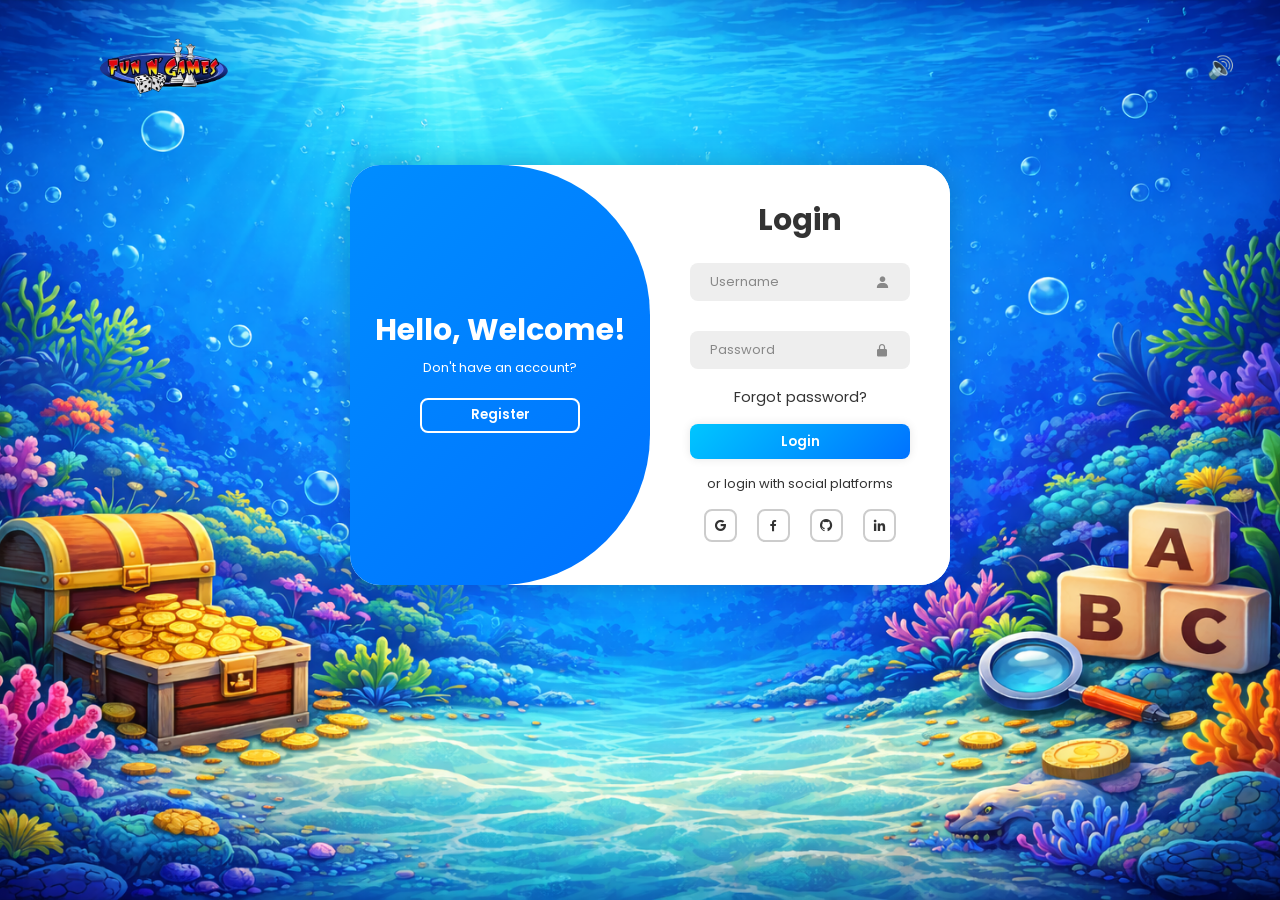
<file: index.html>
<!DOCTYPE html>
<html lang="en">
<head>
    <meta charset="UTF-8">
    <meta name="viewport" content="width=device-width, initial-scale=1.0">

    <!-- Title -->
    <title>Word Scramble Game - Login</title>

    <!-- Styles -->
    <link rel="stylesheet" href="index.css">
    <link href="https://unpkg.com/boxicons@2.1.4/css/boxicons.min.css" rel="stylesheet">

    <!-- Script -->
    <script src="Js/Login.js" defer></script>
</head>

<body>
    <!-- Background Music -->
    <audio id="bgMusic" loop>
        <source src="bg-music.mp3" type="audio/mpeg">
    </audio>

    <div class="bg">
        <!-- Navigation -->
        <div class="nav">
            <img src="logo.png" alt="Game Logo" class="logo">
            <button id="musicBtn" class="music-btn" type="button">🔊</button>
        </div>

        <!-- Main Container -->
        <div class="container">

            <!-- Login Form -->
            <div class="form-box login">
                <form id="loginForm" action="#">
                    <h1>Login</h1>

                    <div class="input-box">
                        <input type="text" name="username" placeholder="Username" required>
                        <i class="bx bxs-user"></i>
                    </div>

                    <div class="input-box">
                        <input type="password" name="password" placeholder="Password" required>
                        <i class="bx bxs-lock-alt"></i>
                    </div>

                    <div class="forgot-link">
                        <a href="#">Forgot password?</a>
                    </div>

                    <button type="submit" class="btn">Login</button>

                    <p>or login with social platforms</p>

                    <div class="social-icons">
                        <a href="#"><i class="bx bxl-google"></i></a>
                        <a href="#"><i class="bx bxl-facebook"></i></a>
                        <a href="#"><i class="bx bxl-github"></i></a>
                        <a href="#"><i class="bx bxl-linkedin"></i></a>
                    </div>
                </form>
            </div>

            <!-- Register Form -->
            <div class="form-box register">
                <form action="#">
                    <h1>Registration</h1>

                    <div class="input-box">
                        <input type="text" name="username" placeholder="Username" required>
                        <i class="bx bxs-user"></i>
                    </div>

                    <div class="input-box">
                        <input type="email" name="email" placeholder="Email" required>
                        <i class="bx bxs-envelope"></i>
                    </div>

                    <div class="input-box">
                        <input type="password" name="password" placeholder="Password" required>
                        <i class="bx bxs-lock-alt"></i>
                    </div>

                    <button type="submit" class="btn">Register</button>

                    <p>or register with social platforms</p>

                    <div class="social-icons">
                        <a href="#"><i class="bx bxl-google"></i></a>
                        <a href="#"><i class="bx bxl-facebook"></i></a>
                        <a href="#"><i class="bx bxl-github"></i></a>
                        <a href="#"><i class="bx bxl-linkedin"></i></a>
                    </div>
                </form>
            </div>

            <!-- Toggle Panel -->
            <div class="toggle-box">
                <div class="toggle-panel toggle-left">
                    <h1>Hello, Welcome!</h1>
                    <p>Don't have an account?</p>
                    <button class="btn register-btn" type="button">Register</button>
                </div>

                <div class="toggle-panel toggle-right">
                    <h1>Welcome Back!</h1>
                    <p>Already have an account?</p>
                    <button class="btn login-btn" type="button">Login</button>
                </div>
            </div>

        </div>
    </div>

</body>
</html>
</file>
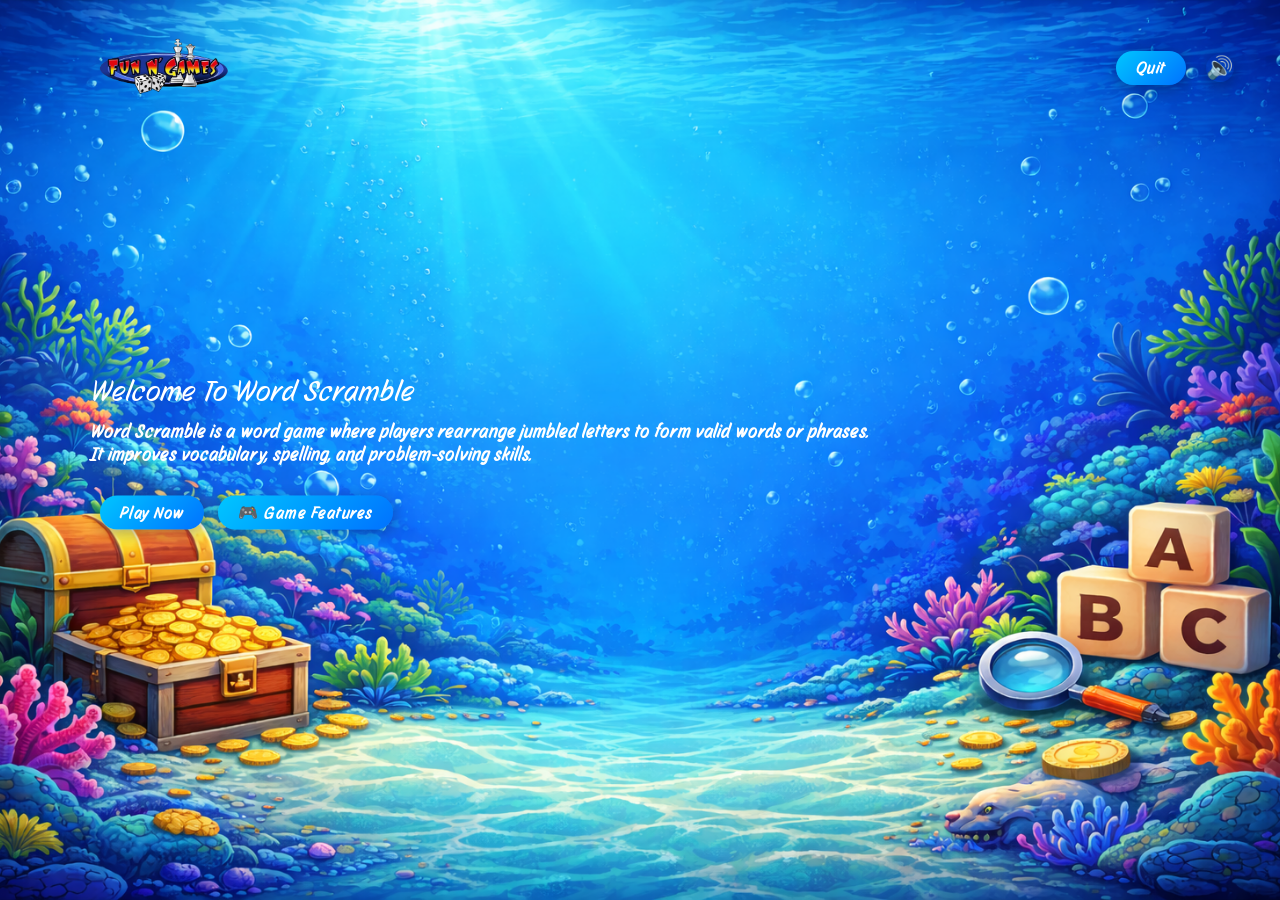
<file: Home_Page.html>
<!DOCTYPE html>
<html lang="en">
<head>
  <meta charset="UTF-8">
  <meta name="viewport" content="width=device-width, initial-scale=1.0">
  <title>Word Scramble Game</title>
  <link rel="stylesheet" href="Home_Page.css">
  <script src="Js/Home_Page.js" defer></script>
</head>
<body>
  
  <!--Background Music-->
  <audio id="bgMusic" loop>
    <source src="bg-music.mp3" type="audio/mpeg">
  </audio>

  <div class="bg">
    <div class="nav">
      <img src="logo.png" class="logo">

      <a href="index.html"><button type="button">Quit</button></a>

      <!--Music Toggle Button-->
      <button id="musicBtn" class="music-btn">🔊</button>
      
    </div>
      
    <div class="main">
      <small>Welcome to Word Scramble</small>
      <h1>
        Word Scramble is a word game where players rearrange jumbled letters 
        to form valid words or phrases.<br>
        It improves vocabulary, spelling, and problem-solving skills.
      </h1>
      <a href="Main.html"><button>Play Now</button></a>
      <button id="featuresBtn">🎮 Game Features</button>
    </div>
  </div>
    <div id="messageBox" class="message-box">
    <p id="messageText"></p>
    <button id="closeMessage">OK</button>
</div>
</body>
</html>
</file>
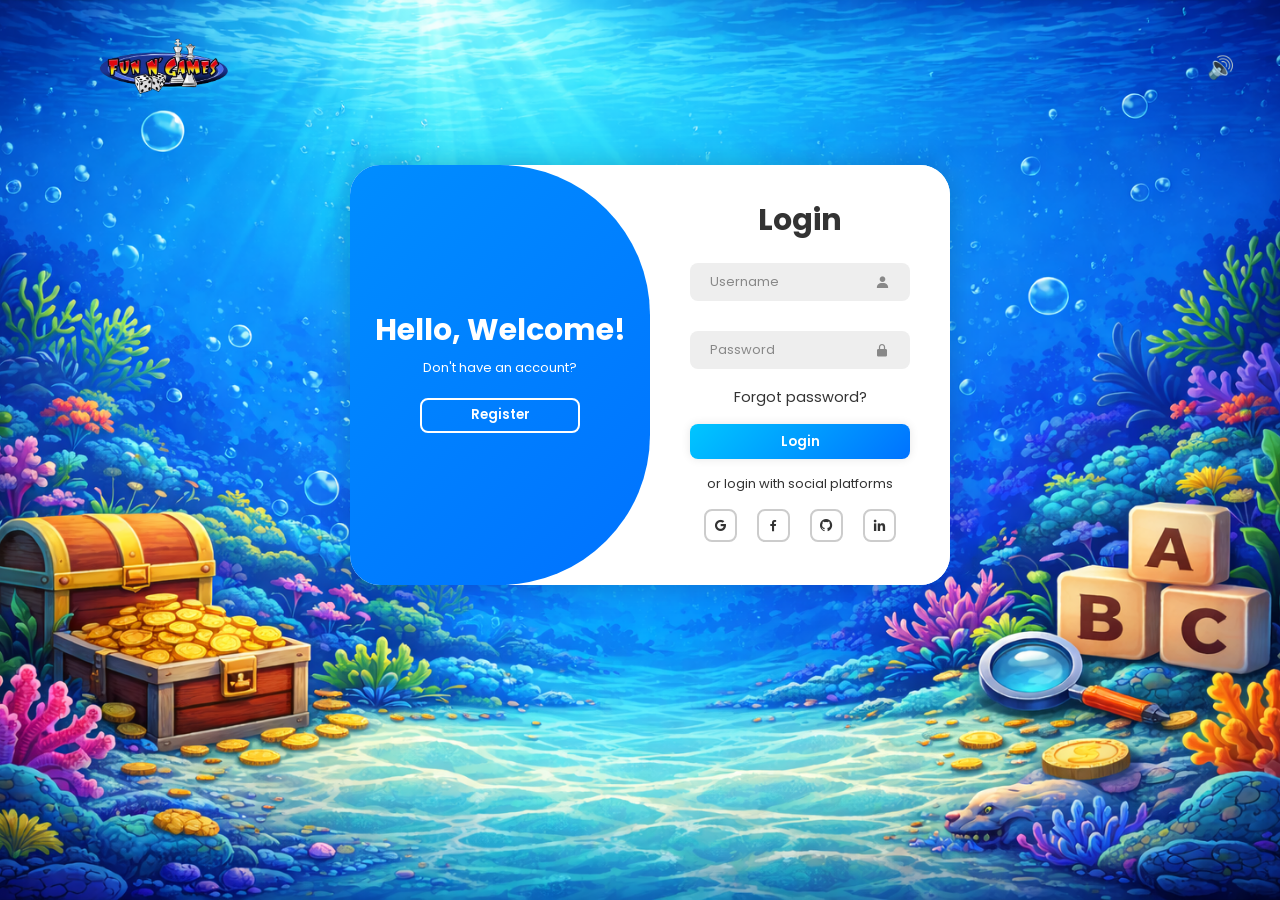
<file: Login.html>
<!DOCTYPE html>
<html lang="en">
<head>
    <meta charset="UTF-8">
    <meta name="viewport" content="width=device-width, initial-scale=1.0">

    <!-- Title -->
    <title>Word Scramble Game - Login</title>

    <!-- Styles -->
    <link rel="stylesheet" href="Login.css">
    <link href="https://unpkg.com/boxicons@2.1.4/css/boxicons.min.css" rel="stylesheet">

    <!-- Script -->
    <script src="Js/Login.js" defer></script>
</head>

<body>
    <!-- Background Music -->
    <audio id="bgMusic" loop>
        <source src="bg-music.mp3" type="audio/mpeg">
    </audio>

    <div class="bg">
        <!-- Navigation -->
        <div class="nav">
            <img src="../logo.png" alt="Game Logo" class="logo">
            <button id="musicBtn" class="music-btn" type="button">🔊</button>
        </div>

        <!-- Main Container -->
        <div class="container">

            <!-- Login Form -->
            <div class="form-box login">
                <form id="loginForm" action="#">
                    <h1>Login</h1>

                    <div class="input-box">
                        <input type="text" name="username" placeholder="Username" required>
                        <i class="bx bxs-user"></i>
                    </div>

                    <div class="input-box">
                        <input type="password" name="password" placeholder="Password" required>
                        <i class="bx bxs-lock-alt"></i>
                    </div>

                    <div class="forgot-link">
                        <a href="#">Forgot password?</a>
                    </div>

                    <button type="submit" class="btn">Login</button>

                    <p>or login with social platforms</p>

                    <div class="social-icons">
                        <a href="#"><i class="bx bxl-google"></i></a>
                        <a href="#"><i class="bx bxl-facebook"></i></a>
                        <a href="#"><i class="bx bxl-github"></i></a>
                        <a href="#"><i class="bx bxl-linkedin"></i></a>
                    </div>
                </form>
            </div>

            <!-- Register Form -->
            <div class="form-box register">
                <form action="#">
                    <h1>Registration</h1>

                    <div class="input-box">
                        <input type="text" name="username" placeholder="Username" required>
                        <i class="bx bxs-user"></i>
                    </div>

                    <div class="input-box">
                        <input type="email" name="email" placeholder="Email" required>
                        <i class="bx bxs-envelope"></i>
                    </div>

                    <div class="input-box">
                        <input type="password" name="password" placeholder="Password" required>
                        <i class="bx bxs-lock-alt"></i>
                    </div>

                    <button type="submit" class="btn">Register</button>

                    <p>or register with social platforms</p>

                    <div class="social-icons">
                        <a href="#"><i class="bx bxl-google"></i></a>
                        <a href="#"><i class="bx bxl-facebook"></i></a>
                        <a href="#"><i class="bx bxl-github"></i></a>
                        <a href="#"><i class="bx bxl-linkedin"></i></a>
                    </div>
                </form>
            </div>

            <!-- Toggle Panel -->
            <div class="toggle-box">
                <div class="toggle-panel toggle-left">
                    <h1>Hello, Welcome!</h1>
                    <p>Don't have an account?</p>
                    <button class="btn register-btn" type="button">Register</button>
                </div>

                <div class="toggle-panel toggle-right">
                    <h1>Welcome Back!</h1>
                    <p>Already have an account?</p>
                    <button class="btn login-btn" type="button">Login</button>
                </div>
            </div>

        </div>
    </div>

</body>
</html>
</file>
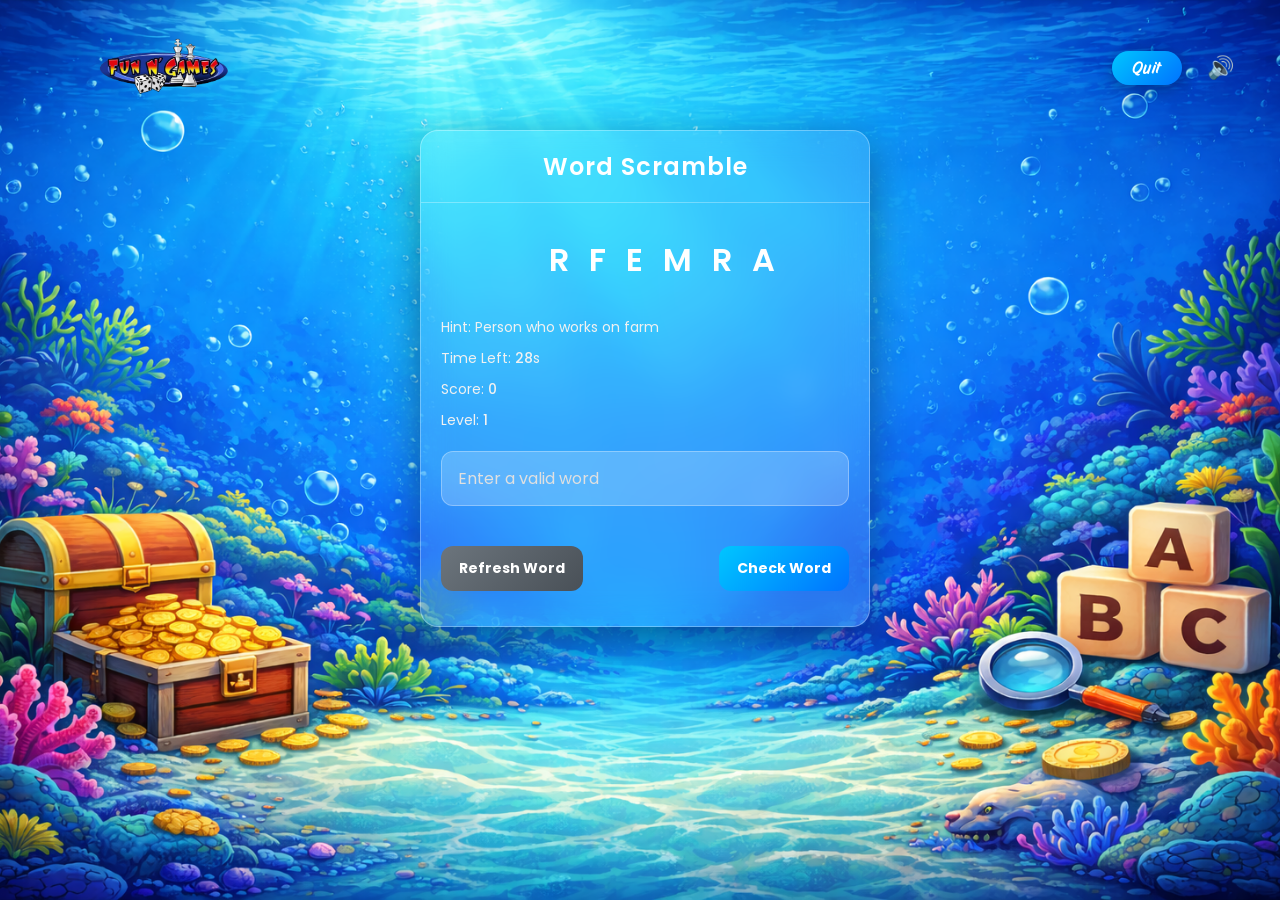
<file: Main.html>
<!DOCTYPE html>
<html lang="en">
<head>
    <meta charset="UTF-8">
    <meta name="viewport" content="width=device-width, initial-scale=1.0">
    
    <!-- Title -->
    <title>Word Scramble Game</title>

    <!-- Styles -->
    <link rel="stylesheet" href="Main.css">

    <!-- Scripts -->
     <script src="Js/words.js" defer></script>
    <script src="Js/Main.js" defer></script>
</head>

<body>

    <!-- Background Music -->
    <audio id="bgMusic" loop>
       <source src="bg-music.mp3" type="audio/mpeg">
    </audio>

    <div class="bg">

        <!-- Navigation -->
        <div class="nav">
            <img src="logo.png" alt="Game Logo" class="logo">
            <button type="button" class="bt" id="quitBtn">Quit</button>
            <button type="button" id="musicBtn" class="music-btn">🔊</button>
        </div>

        <!-- Game Container -->
        <div class="container">
            <h2>Word Scramble</h2>

            <div class="content">
                <!-- Scrambled Word -->
                <p class="word"></p>

                <!-- Game Details -->
                <div class="details">
                    <p class="hint">
                        Hint: <span></span>
                    </p>

                    <p class="time">
                        Time Left: <span><b>30</b>s</span>
                    </p>

                    <p class="score">
                        Score: <b>0</b>
                    </p>

                    <p class="level">
                        Level: <b>1</b>
                    </p>
                </div>

                <!-- User Input -->
                <input type="text" placeholder="Enter a valid word">

                <!-- Action Buttons -->
                <div class="buttons">
                    <button type="button" class="refresh-word">
                        Refresh Word
                    </button>
                    <button type="button" class="check-word">
                        Check Word
                    </button>
                </div>
            </div>
        </div>
    </div>

    <!-- Message Box (Popup) -->
    <div class="message-box" id="messageBox">
        <div class="message-content">
            <p id="messageText"></p>
            <button type="button" id="closeMessage">OK</button>
        </div>
    </div>
</body>
</html>
</file>
<file: index.css>
@import url('https://fonts.googleapis.com/css2?family=Story+Script&display=swap');
@import url('https://fonts.googleapis.com/css2?family=Poppins:ital,wght@0,100;0,200;0,300;0,400;0,500;0,600;0,700;0,800;0,900;1,100;1,200;1,300;1,400;1,500;1,600;1,700;1,800;1,900&display=swap');
*{
  margin: 0;
  padding: 0;
  box-sizing: border-box;
  font-family: "Poppins", sans-serif;
}
.bg{
  height: 100vh;
  width: 100%;
  background-image: url(bg2.png);
  background-size: cover;
  background-position: center;
  position: relative;
  overflow: hidden;
}
.logo{
  width: 140px;
  cursor: pointer;
}
.nav{
  width: 85%;
  height: 15%;
  margin: auto;
  display: flex;
  align-items: center;
  justify-content: space-between;
}
.nav .music-btn{
  border: none;
  background: transparent;
  font-size: 22px;
  padding: 0;
  margin-left: -850px;
  margin-right: -50px;
  transition: 0.3s ease;
}
.container {
    position: relative;
    width: 600px;
    height: 420px;
    background: #fff;
    border-radius: 30px;
    margin-left: 350px;
    margin-top: 30px;
    box-shadow: 0 0 30px rgba(0, 0, 0, .2);
    overflow: hidden;
}
.form-box {
    position: absolute;
    right: 0;
    width: 50%;
    height: 100%;
    background:#fff;
    display: flex;
    align-items: center;
    color: #333;
    text-align: center;
    padding: 40px;
    z-index: 1;
    transition: .6s ease-in-out 1.2s, visibility 0s 1s;
}

.container.active .form-box {
    right: 50%;
}

.form-box.register {
    visibility: hidden;
}

.container.active .form-box.register {
    visibility: visible;
}

form {
    width: 100%;
}

.container h1 {
    font-size: 30px;
    margin: -10px 0;
}

.input-box {
    position: relative;
    margin: 30px 0;
}

.input-box input {
    width: 100%;
    height: 38px;
    padding: 13px 50px 13px 20px;
    background: #eee;
    border-radius: 8px;
    border: none;
    outline: none;
    font-size: 13px;
    color: #333;
    font-weight: 500;
}

.input-box input::placeholder {
    color: #888;
    font-weight: 400;
}

.input-box i {
    position: absolute;
    right: 20px;
    top: 50%;
    transform: translateY(-50%);
    font-size: 15px;
    color: #888;
}

.forgot-link {
    margin: -15px 0 15px;
}

.forgot-link a {
    font-size: 14.5px;
    color: #333;
    text-decoration: none;
}

.btn {
    width: 100%;
    height: 35px;
    background:linear-gradient(135deg, #00c6ff, #0072ff);
    border-radius: 8px;
    box-shadow: 0 0 10px rgba(0, 0, 0, .1);
    border: none;
    cursor: pointer;
    font: 16px;
    color: #fff;
    font-weight: 600;
}
.container p {
    font-size: 13px;
    margin: 15px 0;
}

.social-icons a {
    display: inline-flex;
    padding: 7px;
    border: 2px solid #ccc;
    border-radius: 8px;
    font-size: 15px;
    color: #333;
    text-decoration: none;
    margin: 0 8px;
}

.toggle-box {
    position: absolute;
    width: 100%;
    height: 100%;
}

.toggle-box::before {
    content: '';
    position: absolute;
    left: -250%;
    width: 300%;
    height: 100%;
    border-radius: 150px;
    background: linear-gradient(135deg, #00c6ff, #0072ff);
    z-index: 2;
    transition: 1.8s ease-in-out;
}

.container.active .toggle-box::before {
    left: 50%;
}

.toggle-panel {
    position: absolute;
    width: 50%;
    height: 100%;
    color: #fff;
    display: flex;
    flex-direction: column;
    justify-content: center;
    align-items: center;
    z-index: 2;
    transition: .6s ease-in-out;
}

.toggle-panel.toggle-left {
    left: 0;
    transition-delay: .6s;
}

.container.active .toggle-panel.toggle-left {
    left: -50%;
    transition-delay: 1.2s;
}

.toggle-panel.toggle-right {
    right: -50%;
    transition-delay: .6s;
}

.container.active .toggle-panel.toggle-right {
    right: 0;
    transition-delay: 1.2s;
}

.toggle-panel p {
    margin-bottom: 20px;
}

.toggle-panel .btn{
    width: 160px;
    height: 35px;
    background: transparent;
    border: 2px solid #fff;
    box-shadow: none;
}
</file>
<file: Home_Page.css>
@import url('https://fonts.googleapis.com/css2?family=Story+Script&display=swap');
*{
  margin: 0;
  padding: 0;
  font-family: sans-serif;
}

.bg{
  height: 100vh;
  width: 100%;
  background-image: url(bg2.png);
  background-size: cover;
  background-position: center;
  position: relative;
  overflow: hidden;
}
.logo{
  width: 140px;
  cursor: pointer;
}
button{
  padding: 7px 20px;
  border-radius: 30px;
  border: none;
  cursor: pointer;
  font-family: "Story Script", sans-serif;
  letter-spacing: 1.5px;
  font-size: 16px;
  font-weight: bold;
  background: linear-gradient(135deg, #00c6ff, #0072ff);
  color: #fff;
  transition: all 0.3s ease;
  box-shadow: 0 4px 15px rgba(0,0,0,0.3);
  margin-left: 10px;
}

button:hover{
  transform: scale(1.05);
  box-shadow: 0 6px 20px rgba(0,0,0,0.4);
}
.nav{
  width: 85%;
  height: 15%;
  margin: auto;
  display: flex;
  align-items: center;
  justify-content: space-between;
}
.main{
  color: #fff;
  position: absolute;
  top: 50%;
  left: 7%;
  transform: translateY(-50% );
}
h1{
  font-size: 18px;
  margin: 10px 0 30px;
  font-family: "Story Script", sans-serif;
  letter-spacing: 1px;
}
small{
  font-family: "Story Script", sans-serif;
  font-size: 30px;
  text-transform: capitalize;
  letter-spacing: 1px;
}
.nav .music-btn{
  border: none;
  background: transparent;
  font-size: 22px;
  padding: 0;
  margin-left: -850px;
  margin-right: -50px;
  transition: 0.3s ease;
}

.message-box {
    position: fixed;
    top: 50%;
    left: 50%;
    transform: translate(-50%, -50%) scale(0.6);
    background: rgba(255, 255, 255, 0.12);
    backdrop-filter: blur(18px);
    -webkit-backdrop-filter: blur(18px);
    border: 1px solid rgba(255,255,255,0.3);
    color: #ffffff;
    padding: 30px;
    width: 340px;
    border-radius: 20px;
    text-align: center;
    opacity: 0;
    visibility: hidden;
    z-index: 1000;
    box-shadow: 0 15px 40px rgba(0,0,0,0.5);
    transition: all 0.35s ease;
}

.message-box.active {
    opacity: 1;
    visibility: visible;
    animation: popBounce 0.4s ease;
    transform: translate(-50%, -50%) scale(1);
}

@keyframes popBounce {
    0% { transform: translate(-50%, -50%) scale(0.5); }
    60% { transform: translate(-50%, -50%) scale(1.1); }
    100% { transform: translate(-50%, -50%) scale(1); }
}

.blur {
    filter: blur(5px);
}

.message-box button {
    margin-top: 20px;
    background: linear-gradient(135deg, #00c6ff, #0072ff);
    color: #fff;
    border: none;
    padding: 10px 28px;
    border-radius: 25px;
    font-weight: bold;
    transition: 0.3s ease;
}

.message-box button:hover {
    transform: scale(1.08);
    box-shadow: 0 6px 20px rgba(0,0,0,0.4);
}
</file>
<file: Login.css>
@import url('https://fonts.googleapis.com/css2?family=Story+Script&display=swap');
@import url('https://fonts.googleapis.com/css2?family=Poppins:ital,wght@0,100;0,200;0,300;0,400;0,500;0,600;0,700;0,800;0,900;1,100;1,200;1,300;1,400;1,500;1,600;1,700;1,800;1,900&display=swap');
*{
  margin: 0;
  padding: 0;
  box-sizing: border-box;
  font-family: "Poppins", sans-serif;
}

.bg{
  height: 100vh;
  width: 100%;
  background-image: url(bg2.png);
  background-size: cover;
  background-position: center;
  position: relative;
  overflow: hidden;
}
.logo{
  width: 140px;
  cursor: pointer;
}
.nav{
  width: 85%;
  height: 15%;
  margin: auto;
  display: flex;
  align-items: center;
  justify-content: space-between;
}
.nav .music-btn{
  border: none;
  background: transparent;
  font-size: 22px;
  padding: 0;
  margin-left: -850px;
  margin-right: -50px;
  transition: 0.3s ease;
}
.container {
    position: relative;
    width: 600px;
    height: 420px;
    background: #fff;
    border-radius: 30px;
    margin-left: 350px;
    margin-top: 30px;
    box-shadow: 0 0 30px rgba(0, 0, 0, .2);
    overflow: hidden;
}
.form-box {
    position: absolute;
    right: 0;
    width: 50%;
    height: 100%;
    background:#fff;
    display: flex;
    align-items: center;
    color: #333;
    text-align: center;
    padding: 40px;
    z-index: 1;
    transition: .6s ease-in-out 1.2s, visibility 0s 1s;
}

.container.active .form-box {
    right: 50%;
}

.form-box.register {
    visibility: hidden;
}

.container.active .form-box.register {
    visibility: visible;
}

form {
    width: 100%;
}

.container h1 {
    font-size: 30px;
    margin: -10px 0;
}

.input-box {
    position: relative;
    margin: 30px 0;
}

.input-box input {
    width: 100%;
    height: 38px;
    padding: 13px 50px 13px 20px;
    background: #eee;
    border-radius: 8px;
    border: none;
    outline: none;
    font-size: 13px;
    color: #333;
    font-weight: 500;
}

.input-box input::placeholder {
    color: #888;
    font-weight: 400;
}

.input-box i {
    position: absolute;
    right: 20px;
    top: 50%;
    transform: translateY(-50%);
    font-size: 15px;
    color: #888;
}

.forgot-link {
    margin: -15px 0 15px;
}

.forgot-link a {
    font-size: 14.5px;
    color: #333;
    text-decoration: none;
}

.btn {
    width: 100%;
    height: 35px;
    background:linear-gradient(135deg, #00c6ff, #0072ff);
    border-radius: 8px;
    box-shadow: 0 0 10px rgba(0, 0, 0, .1);
    border: none;
    cursor: pointer;
    font: 16px;
    color: #fff;
    font-weight: 600;
}
.container p {
    font-size: 13px;
    margin: 15px 0;
}

.social-icons a {
    display: inline-flex;
    padding: 7px;
    border: 2px solid #ccc;
    border-radius: 8px;
    font-size: 15px;
    color: #333;
    text-decoration: none;
    margin: 0 8px;
}

.toggle-box {
    position: absolute;
    width: 100%;
    height: 100%;
}

.toggle-box::before {
    content: '';
    position: absolute;
    left: -250%;
    width: 300%;
    height: 100%;
    border-radius: 150px;
    background: linear-gradient(135deg, #00c6ff, #0072ff);
    z-index: 2;
    transition: 1.8s ease-in-out;
}

.container.active .toggle-box::before {
    left: 50%;
}

.toggle-panel {
    position: absolute;
    width: 50%;
    height: 100%;
    color: #fff;
    display: flex;
    flex-direction: column;
    justify-content: center;
    align-items: center;
    z-index: 2;
    transition: .6s ease-in-out;
}

.toggle-panel.toggle-left {
    left: 0;
    transition-delay: .6s;
}

.container.active .toggle-panel.toggle-left {
    left: -50%;
    transition-delay: 1.2s;
}

.toggle-panel.toggle-right {
    right: -50%;
    transition-delay: .6s;
}

.container.active .toggle-panel.toggle-right {
    right: 0;
    transition-delay: 1.2s;
}

.toggle-panel p {
    margin-bottom: 20px;
}

.toggle-panel .btn{
    width: 160px;
    height: 35px;
    background: transparent;
    border: 2px solid #fff;
    box-shadow: none;
}
</file>
<file: Main.css>
@import url('https://fonts.googleapis.com/css2?family=Story+Script&display=swap');
@import url('https://fonts.googleapis.com/css2?family=Poppins:ital,wght@0,100;0,200;0,300;0,400;0,500;0,600;0,700;0,800;0,900;1,100;1,200;1,300;1,400;1,500;1,600;1,700;1,800;1,900&display=swap');
*{
  margin: 0;
  padding: 0;
  box-sizing: border-box;
  font-family: "Poppins", sans-serif;
}

.bg{
  height: 100vh;
  width: 100%;
  background-image: url(bg2.png);
  background-size: cover;
  background-position: center;
  position: relative;
  overflow: hidden;
}

.bg.blur {
    filter: blur(6px);
    transition: 0.3s ease;
}

.logo{
  width: 140px;
  cursor: pointer;
}
.bt{
  padding: 7px 20px;
  border-radius: 30px;
  border: none;
  cursor: pointer;
  font-family: "Story Script", sans-serif;
  letter-spacing: 1.5px;
  font-size: 16px;
  font-weight: bold;
  background: linear-gradient(135deg, #00c6ff, #0072ff);
  color: #fff;
  transition: all 0.3s ease;
  box-shadow: 0 4px 15px rgba(0,0,0,0.3);
}

.bt:hover{
  transform: scale(1.05);
  box-shadow: 0 6px 20px rgba(0,0,0,0.4);
}
.nav{
  width: 85%;
  height: 15%;
  margin: auto;
  display: flex;
  align-items: center;
  justify-content: space-between;
}
body{
    display: flex;
    align-items: center;
    justify-content: center;
    min-height: 100vh;
    
}
.container{
    width: 450px;
    border-radius: 18px;
    background: rgba(255, 255, 255, 0.12);
    backdrop-filter: blur(15px);
    -webkit-backdrop-filter: blur(15px);
    border: 1px solid rgba(255,255,255,0.3);
    margin-top: -5px;
    margin-left: 420px;
    box-shadow: 0 15px 40px rgba(0,0,0,0.4);
    color: #ffffff;
}
.container h2{
    font-size: 24px;
    font-weight: 600;
    padding: 18px 25px;
    border-bottom: 1px solid rgba(255,255,255,0.3);
    text-align: center;
    letter-spacing: 1px;
}
.container .content{
    margin: 25px 20px 35px;
}
.content .word{
    margin: 33px;
    font-weight: 600;
    font-size: 32px;
    text-align: center;
    letter-spacing: 20px;
    margin-right: -20px;
    text-transform: uppercase;
    color: #ffffff;
}
.content .details{
    margin: 25px 0 20px;
}
.details p{
    font-size: 14px;
    margin-bottom: 10px;
    color: #f1f1f1;
}
.details p b{
    font-weight: 500;
}
.content input{
    width: 100%;
    height: 55px;
    outline: none;
    font-size: 16px;
    padding: 0 16px;
    border-radius: 12px;
    border: 1px solid rgba(255,255,255,0.3);
    background: rgba(255,255,255,0.2);
    color: #fff;
}

.content input::placeholder{
    color: #e0e0e0;
}
.content .buttons{
    display: flex;
    margin-top: 20px;
    justify-content: space-between;
}
.content .buttons{
    display: flex;
    margin-top: 20px;
    justify-content: space-between;
}

.buttons button{
    border: none;
    outline: none;
    padding: 12px 18px;
    font-size: 14px;
    border-radius: 12px;
    margin-top: 20px;
    cursor: pointer;
    font-weight: bold;
    transition: 0.3s ease;
}

.refresh-word{
    background: linear-gradient(135deg, #6c757d, #495057);
    color: #fff;
}

.refresh-word:hover{
    transform: scale(1.05);
}

.check-word{
    background: linear-gradient(135deg, #00c6ff, #0072ff);
    color: #fff;
}

.check-word:hover{
    transform: scale(1.05);
}
.nav .music-btn{
  border: none;
  background: transparent;
  font-size: 22px;
  padding: 0;
  margin-left: -850px;
  margin-right: -50px;
  transition: 0.3s ease;
}
/* MESSAGE BOX DESIGN */

.message-box {
    position: fixed;
    inset: 0;
    display: flex;
    align-items: center;
    justify-content: center;
    visibility: hidden;
    opacity: 0;
    transition: 0.1s ease;
    z-index: 1000;
}

.message-box.active {
    opacity: 1;
    visibility: visible;
}

.message-box.active .message-content {
    animation: popGlow 0.4s ease forwards;
}

@keyframes popGlow {
    0% {
        transform: scale(0.6);
        opacity: 0;
    }
    60% {
        transform: scale(1.08);
    }
    100% {
        transform: scale(1);
        opacity: 1;
    }
}
.message-content {
    background: rgba(255, 255, 255, 0.12);
    backdrop-filter: blur(15px);
    -webkit-backdrop-filter: blur(15px);
    border: 1px solid rgba(255,255,255,0.3);
    padding: 25px 35px;
    border-radius: 18px;
    text-align: center;
    width: 320px;
    box-shadow: 0 15px 40px rgba(0,0,0,0.4);
    color: #ffffff;
}

.message-content p {
    font-size: 18px;
    margin-bottom: 20px;
    font-weight: 500;
}

.message-content button {
    padding: 10px 22px;
    border: none;
    background: linear-gradient(135deg, #00c6ff, #0072ff);
    color: white;
    border-radius: 12px;
    cursor: pointer;
    font-size: 14px;
    font-weight: bold;
    transition: 0.3s ease;
}

.message-content button:hover {
    transform: scale(1.05);
    box-shadow: 0 6px 20px rgba(0,0,0,0.4);
}
</file>
